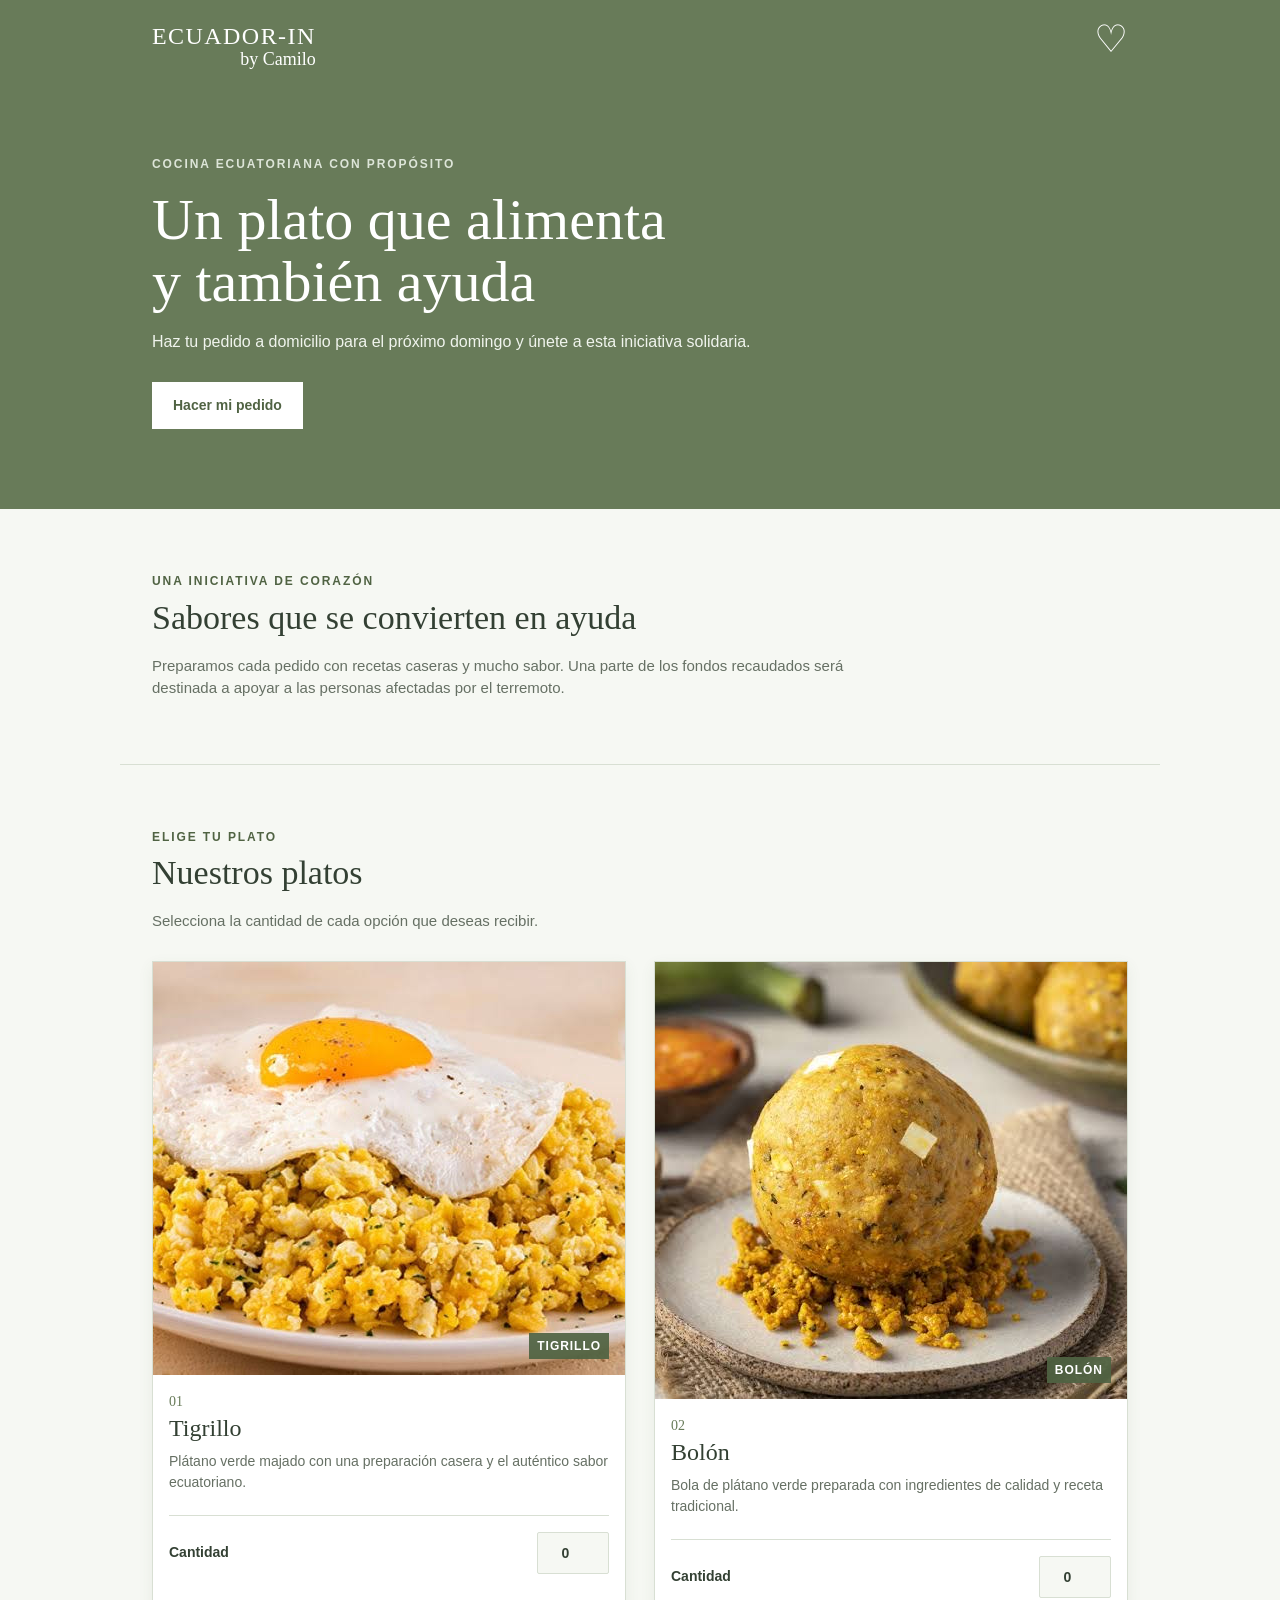
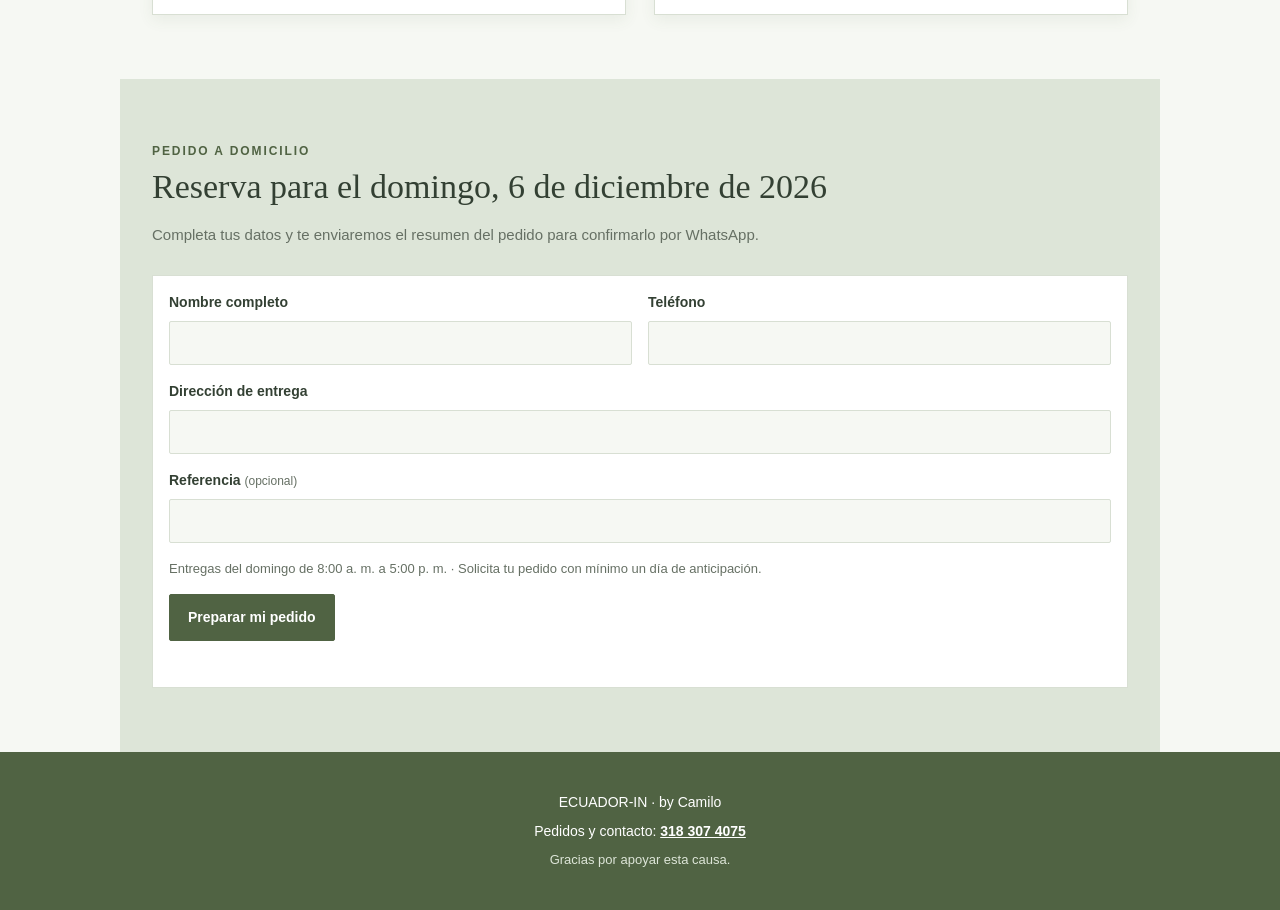
<file: src/main/resources/public/index.html>
<!DOCTYPE html>
<html lang="es">
<head>
    <meta charset="UTF-8">
    <meta name="viewport" content="width=device-width, initial-scale=1.0">
    <meta name="description" content="Pedidos solidarios de tigrillo y bolón para apoyar a las personas afectadas por el terremoto.">
    <title>ECUADOR-IN | Pedidos solidarios</title>
    <link rel="stylesheet" href="styles/styles.css">
    <script src="scripts/app.js" defer></script>
</head>
<body>
<header class="site-header">
    <div class="site-header__bar">
        <a class="brand" href="index.html" aria-label="ECUADOR-IN, inicio">
            <span class="brand__name">ECUADOR-IN</span>
            <span class="brand__signature">by Camilo</span>
        </a>
        <span class="brand__heart" aria-hidden="true">♡</span>
    </div>

    <div class="hero">
        <p class="eyebrow">Cocina ecuatoriana con propósito</p>
        <h1>Un plato que alimenta<br>y también ayuda</h1>
        <p class="hero__description">
            Haz tu pedido a domicilio para el próximo domingo y únete a esta iniciativa solidaria.
        </p>
        <a class="hero__link" href="#pedido">Hacer mi pedido</a>
    </div>
</header>

<main>
    <section class="campaign" aria-labelledby="campaign-title">
        <p class="section-kicker">Una iniciativa de corazón</p>
        <h2 id="campaign-title">Sabores que se convierten en ayuda</h2>
        <p>
            Preparamos cada pedido con recetas caseras y mucho sabor. Una parte de los fondos recaudados será destinada a apoyar a las personas afectadas por el terremoto.
        </p>
    </section>

    <section class="menu-section" aria-labelledby="menu-title">
        <div class="section-heading">
            <p class="section-kicker">Elige tu plato</p>
            <h2 id="menu-title">Nuestros platos</h2>
            <p>Selecciona la cantidad de cada opción que deseas recibir.</p>
        </div>

        <div class="food-grid">
            <article class="food-card">
                <figure class="food-card__figure">
                    <img
                            class="food-card__image"
                            src="images/tigrillo.png"
                            alt="Tigrillo ecuatoriano servido con huevo frito"
                            width="710"
                            height="413"
                    >
                    <figcaption class="food-card__caption">Tigrillo</figcaption>
                </figure>
                <div class="food-card__content">
                    <p class="food-card__number">01</p>
                    <h3>Tigrillo</h3>
                    <p class="food-card__description">
                        Plátano verde majado con una preparación casera y el auténtico sabor ecuatoriano.
                    </p>
                    <label class="quantity-control" for="tigrillo-quantity">
                        <span>Cantidad</span>
                        <input id="tigrillo-quantity" name="tigrilloQuantity" type="number" min="0" max="20" value="0" inputmode="numeric" form="order-form">
                    </label>
                </div>
            </article>

            <article class="food-card">
                <figure class="food-card__figure">
                    <img
                            class="food-card__image"
                            src="images/bolon.png"
                            alt="Bolón de verde ecuatoriano servido sobre un plato"
                            width="702"
                            height="437"
                    >
                    <figcaption class="food-card__caption">Bolón</figcaption>
                </figure>
                <div class="food-card__content">
                    <p class="food-card__number">02</p>
                    <h3>Bolón</h3>
                    <p class="food-card__description">
                        Bola de plátano verde preparada con ingredientes de calidad y receta tradicional.
                    </p>
                    <label class="quantity-control" for="bolon-quantity">
                        <span>Cantidad</span>
                        <input id="bolon-quantity" name="bolonQuantity" type="number" min="0" max="20" value="0" inputmode="numeric" form="order-form">
                    </label>
                </div>
            </article>
        </div>
    </section>

    <section class="order-section" id="pedido" aria-labelledby="order-title">
        <div class="order-section__intro">
            <p class="section-kicker">Pedido a domicilio</p>
            <h2 id="order-title">Reserva para el <span id="delivery-date">próximo domingo</span></h2>
            <p>
                Completa tus datos y te enviaremos el resumen del pedido para confirmarlo por WhatsApp.
            </p>
        </div>

        <form class="order-form" id="order-form">
            <div class="form-grid">
                <label class="form-field" for="customer-name">
                    <span>Nombre completo</span>
                    <input id="customer-name" name="customerName" type="text" autocomplete="name" required>
                </label>

                <label class="form-field" for="customer-phone">
                    <span>Teléfono</span>
                    <input id="customer-phone" name="customerPhone" type="tel" autocomplete="tel" required>
                </label>

                <label class="form-field form-field--full" for="delivery-address">
                    <span>Dirección de entrega</span>
                    <input id="delivery-address" name="deliveryAddress" type="text" autocomplete="street-address" required>
                </label>

                <label class="form-field form-field--full" for="delivery-reference">
                    <span>Referencia <small>(opcional)</small></span>
                    <input id="delivery-reference" name="deliveryReference" type="text" autocomplete="off">
                </label>
            </div>

            <p class="delivery-note">
                Entregas del domingo de 8:00 a. m. a 5:00 p. m. · Solicita tu pedido con mínimo un día de anticipación.
            </p>

            <button class="submit-button" type="submit">Preparar mi pedido</button>
            <p class="form-status" id="form-status" role="status" aria-live="polite"></p>
        </form>

        <div class="order-result" id="order-result" hidden>
            <p class="section-kicker">Tu pedido está listo</p>
            <h3>Revisa el resumen y confírmalo</h3>
            <p id="order-summary"></p>
            <a class="whatsapp-link" id="whatsapp-link" href="#" target="_blank" rel="noopener">
                Confirmar por WhatsApp
            </a>
        </div>
    </section>
</main>

<footer class="site-footer">
    <p>ECUADOR-IN <span aria-hidden="true">·</span> by Camilo</p>
    <p>Pedidos y contacto: <a href="tel:+573183074075">318 307 4075</a></p>
    <p class="site-footer__cause">Gracias por apoyar esta causa.</p>
</footer>
</body>
</html>
</file>
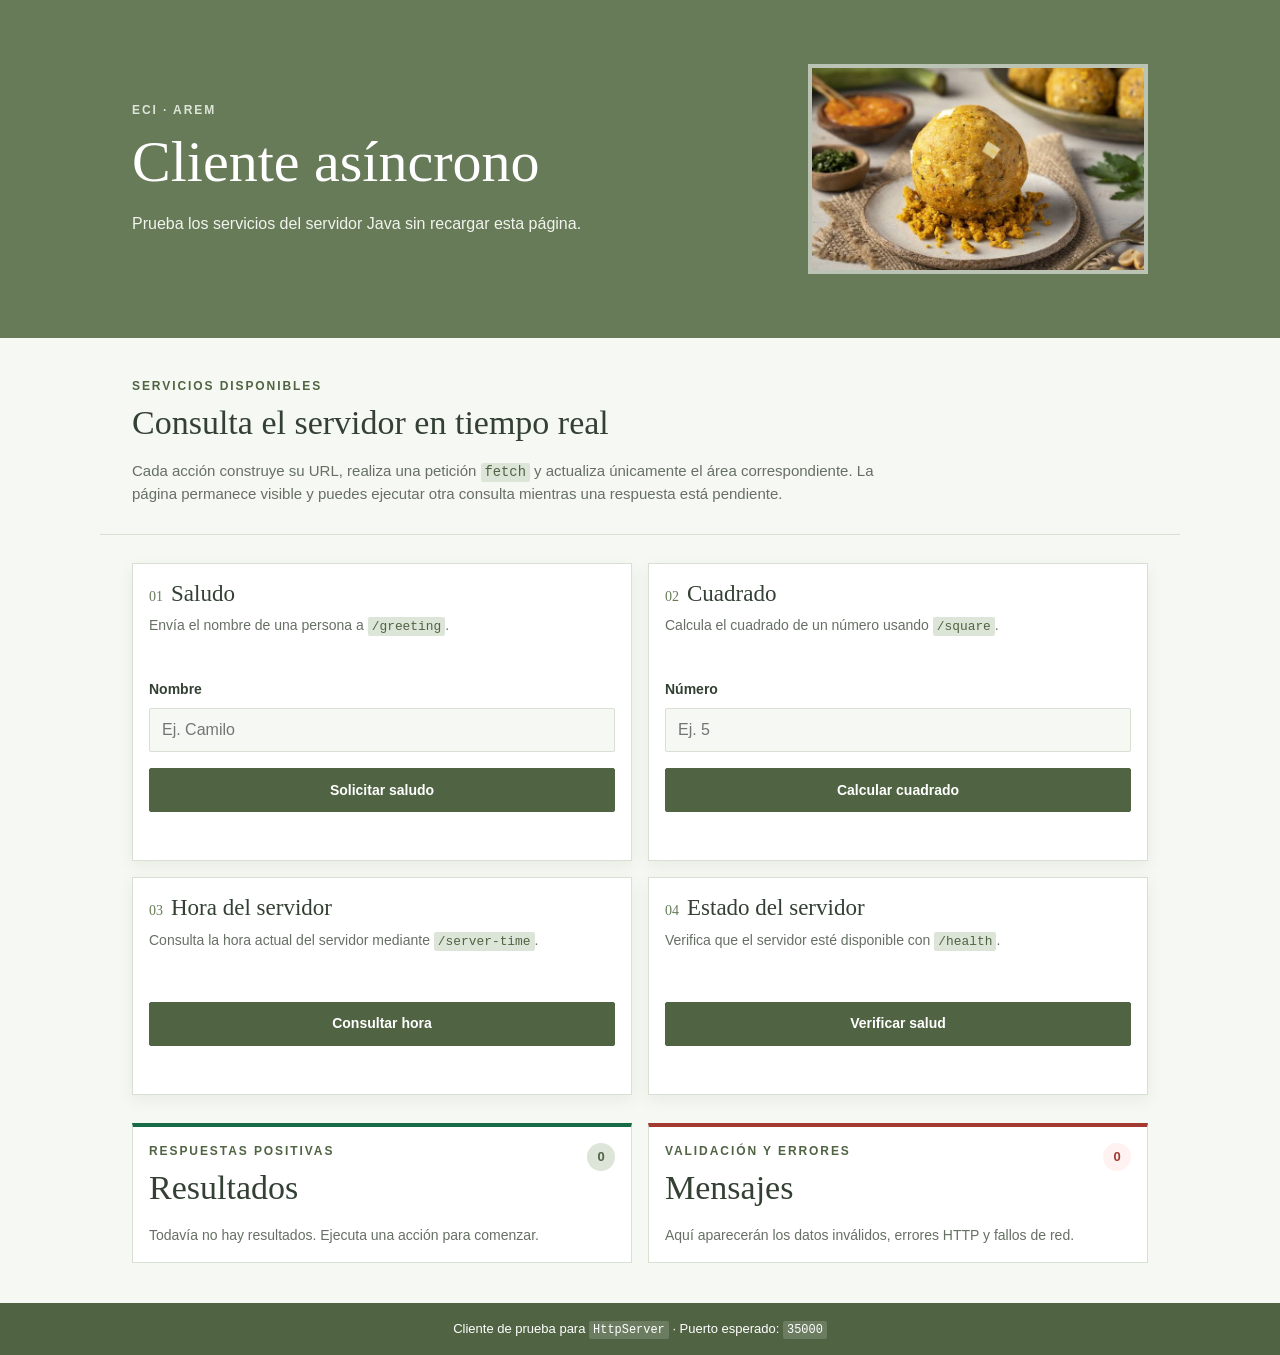
<file: src/main/resources/public/async-client.html>
<!DOCTYPE html>
<html lang="es">
<head>
    <meta charset="UTF-8">
    <meta name="viewport" content="width=device-width, initial-scale=1.0">
    <meta name="description" content="Cliente asíncrono para probar los servicios del servidor HTTP Java.">
    <title>Cliente asíncrono | HTTP Server</title>
    <link rel="stylesheet" href="styles/async-client.css">
    <script src="scripts/async-client.js" defer></script>
</head>
<body>
<header class="async-header">
    <div class="async-header__content">
        <div>
            <p class="async-eyebrow">ECI · AREM</p>
            <h1>Cliente asíncrono</h1>
            <p class="async-header__description">
                Prueba los servicios del servidor Java sin recargar esta página.
            </p>
        </div>
        <img
                class="async-header__image"
                src="images/bolon.png"
                alt="Bolón ecuatoriano servido en un plato"
                width="702"
                height="437"
        >
    </div>
</header>

<main class="async-main">
    <section class="async-intro" aria-labelledby="intro-title">
        <p class="async-section-kicker">Servicios disponibles</p>
        <h2 id="intro-title">Consulta el servidor en tiempo real</h2>
        <p>
            Cada acción construye su URL, realiza una petición <code>fetch</code> y actualiza únicamente el área correspondiente.
            La página permanece visible y puedes ejecutar otra consulta mientras una respuesta está pendiente.
        </p>
    </section>

    <section class="service-grid" aria-label="Acciones disponibles">
        <article class="service-card" data-service-card="greeting">
            <div class="service-card__heading">
                <span class="service-card__number">01</span>
                <h3>Saludo</h3>
            </div>
            <p class="service-card__description">
                Envía el nombre de una persona a <code>/greeting</code>.
            </p>
            <form class="service-form" data-service-form="greeting">
                <label for="greeting-name">Nombre</label>
                <input
                        id="greeting-name"
                        name="name"
                        type="text"
                        autocomplete="name"
                        placeholder="Ej. Camilo"
                        required
                >
                <button class="service-button" type="submit">
                    Solicitar saludo
                </button>
            </form>
            <p class="service-status" data-service-status aria-live="polite"></p>
        </article>

        <article class="service-card" data-service-card="square">
            <div class="service-card__heading">
                <span class="service-card__number">02</span>
                <h3>Cuadrado</h3>
            </div>
            <p class="service-card__description">
                Calcula el cuadrado de un número usando <code>/square</code>.
            </p>
            <form class="service-form" data-service-form="square">
                <label for="square-value">Número</label>
                <input
                        id="square-value"
                        name="value"
                        type="number"
                        step="any"
                        placeholder="Ej. 5"
                        required
                >
                <button class="service-button" type="submit">
                    Calcular cuadrado
                </button>
            </form>
            <p class="service-status" data-service-status aria-live="polite"></p>
        </article>

        <article class="service-card" data-service-card="server-time">
            <div class="service-card__heading">
                <span class="service-card__number">03</span>
                <h3>Hora del servidor</h3>
            </div>
            <p class="service-card__description">
                Consulta la hora actual del servidor mediante <code>/server-time</code>.
            </p>
            <form class="service-form" data-service-form="server-time">
                <button class="service-button" type="submit">
                    Consultar hora
                </button>
            </form>
            <p class="service-status" data-service-status aria-live="polite"></p>
        </article>

        <article class="service-card" data-service-card="health">
            <div class="service-card__heading">
                <span class="service-card__number">04</span>
                <h3>Estado del servidor</h3>
            </div>
            <p class="service-card__description">
                Verifica que el servidor esté disponible con <code>/health</code>.
            </p>
            <form class="service-form" data-service-form="health">
                <button class="service-button" type="submit">
                    Verificar salud
                </button>
            </form>
            <p class="service-status" data-service-status aria-live="polite"></p>
        </article>
    </section>

    <section class="feedback-layout" aria-label="Resultados y errores">
        <section class="feedback-panel feedback-panel--success" aria-labelledby="results-title">
            <div class="feedback-panel__heading">
                <div>
                    <p class="async-section-kicker">Respuestas positivas</p>
                    <h2 id="results-title">Resultados</h2>
                </div>
                <span class="feedback-panel__badge" id="result-count">0</span>
            </div>
            <div class="feedback-list" id="results-list" aria-live="polite" aria-label="Resultados exitosos">
                <p class="feedback-empty" id="results-empty">Todavía no hay resultados. Ejecuta una acción para comenzar.</p>
            </div>
        </section>

        <section class="feedback-panel feedback-panel--error" aria-labelledby="errors-title">
            <div class="feedback-panel__heading">
                <div>
                    <p class="async-section-kicker">Validación y errores</p>
                    <h2 id="errors-title">Mensajes</h2>
                </div>
                <span class="feedback-panel__badge" id="error-count">0</span>
            </div>
            <div class="feedback-list" id="errors-list" aria-live="assertive" aria-label="Errores y avisos">
                <p class="feedback-empty" id="errors-empty">Aquí aparecerán los datos inválidos, errores HTTP y fallos de red.</p>
            </div>
        </section>
    </section>
</main>

<footer class="async-footer">
    <p>Cliente de prueba para <code>HttpServer</code> · Puerto esperado: <code>35000</code></p>
</footer>
</body>
</html>
</file>
<file: src/main/resources/public/styles/styles.css>
/* ============================================
   MOBILE-FIRST CSS ARCHITECTURE
   ECUADOR-IN | Pedidos solidarios
   ============================================ */

/* ============================================
   1. RESET & BASE STYLES
   ============================================ */

*, *::before, *::after {
    box-sizing: border-box;
    margin: 0;
    padding: 0;
}

/* ============================================
   2. CSS VARIABLES (DESIGN SYSTEM)
   ============================================ */

:root {
    --color-olive:       #687B59;
    --color-olive-dark:  #506343;
    --color-olive-light: #DDE5D8;
    --color-cream:       #F6F8F3;
    --color-white:       #FFFFFF;
    --color-ink:         #334033;
    --color-muted:       #667064;
    --color-border:      #D8DFD3;
    --color-focus:       #2F5132;
    --color-error:       #A33A32;

    --global-padding:    20px;
    --internal-padding: 16px;
    --mini-padding:      8px;

    --global-spacing:    40px;
    --medium-spacing:    28px;
    --internal-spacing:  16px;
    --mini-spacing:      8px;

    --global-radius:     4px;
    --mini-radius:       2px;
}

/* ============================================
   3. HTML & BODY
   ============================================ */

html {
    min-width: 320px;
    scroll-behavior: smooth;
}

body {
    min-height: 100vh;
    background-color: var(--color-cream);
    color: var(--color-ink);
    font-family: Arial, Helvetica, sans-serif;
    line-height: 1.5;
    -webkit-font-smoothing: antialiased;
    -moz-osx-font-smoothing: grayscale;
}

/* ============================================
   4. GLOBAL ELEMENTS
   ============================================ */

img,
picture,
video,
canvas,
svg {
    display: block;
    max-width: 100%;
}

button,
input {
    font: inherit;
}

p,
h1,
h2,
h3 {
    overflow-wrap: break-word;
}

h1,
h2,
h3 {
    color: var(--color-ink);
    line-height: 1.2;
}

a {
    color: inherit;
}

button {
    cursor: pointer;
}

/* ============================================
   5. HEADER & BRAND
   ============================================ */

.site-header {
    background-color: var(--color-olive);
    color: var(--color-white);
}

.site-header__bar,
.hero {
    width: 100%;
    max-width: 1040px;
    margin: 0 auto;
    padding-right: var(--global-padding);
    padding-left: var(--global-padding);
}

.site-header__bar {
    display: flex;
    align-items: flex-start;
    justify-content: space-between;
    padding-top: var(--internal-padding);
    padding-bottom: var(--internal-padding);
}

.brand {
    display: inline-flex;
    flex-direction: column;
    color: var(--color-white);
    text-decoration: none;
}

.brand__name {
    font-family: Georgia, 'Times New Roman', serif;
    font-size: 24px;
    letter-spacing: 0.06em;
    line-height: 1;
}

.brand__signature {
    align-self: flex-end;
    margin-top: 2px;
    font-family: 'Brush Script MT', 'Segoe Script', cursive;
    font-size: 18px;
    line-height: 1;
}

.brand__heart {
    color: var(--color-white);
    font-family: Georgia, 'Times New Roman', serif;
    font-size: 38px;
    font-weight: 300;
    line-height: 0.8;
}

.hero {
    padding-top: var(--global-spacing);
    padding-bottom: 48px;
}

.eyebrow,
.section-kicker {
    color: var(--color-olive-dark);
    font-size: 12px;
    font-weight: 700;
    letter-spacing: 0.16em;
    line-height: 1.4;
    text-transform: uppercase;
}

.hero .eyebrow {
    color: var(--color-olive-light);
}

.hero h1 {
    max-width: 680px;
    margin-top: var(--internal-spacing);
    color: var(--color-white);
    font-family: Georgia, 'Times New Roman', serif;
    font-size: 36px;
    font-weight: 400;
    line-height: 1.08;
}

.hero__description {
    max-width: 620px;
    margin-top: var(--internal-spacing);
    color: #F0F4ED;
    font-size: 16px;
}

.hero__link {
    display: inline-block;
    margin-top: var(--medium-spacing);
    padding: 12px 20px;
    border: 1px solid var(--color-white);
    background-color: var(--color-white);
    color: var(--color-olive-dark);
    font-size: 14px;
    font-weight: 700;
    text-decoration: none;
    transition: background-color 0.2s ease, color 0.2s ease;
}

.hero__link:focus-visible,
.whatsapp-link:focus-visible,
.site-footer a:focus-visible {
    outline: 3px solid #C9E4B9;
    outline-offset: 3px;
}

/* ============================================
   6. MAIN CONTENT
   ============================================
   Mobile-first: one column by default.
   ============================================ */

main {
    overflow: hidden;
}

.campaign,
.menu-section,
.order-section {
    width: 100%;
    max-width: 1040px;
    margin: 0 auto;
    padding: var(--global-spacing) var(--global-padding);
}

.campaign {
    border-bottom: 1px solid var(--color-border);
}

.campaign h2,
.section-heading h2,
.order-section h2 {
    margin-top: var(--mini-spacing);
    font-family: Georgia, 'Times New Roman', serif;
    font-size: 28px;
    font-weight: 400;
}

.campaign p:last-child,
.section-heading > p:last-child,
.order-section__intro > p:last-child {
    max-width: 720px;
    margin-top: var(--internal-spacing);
    color: var(--color-muted);
    font-size: 15px;
}

/* ============================================
   7. FOOD MENU
   ============================================ */

.menu-section {
    padding-bottom: var(--medium-spacing);
}

.food-grid {
    display: grid;
    grid-template-columns: 1fr;
    gap: var(--medium-spacing);
    margin-top: var(--medium-spacing);
}

.food-card {
    overflow: hidden;
    border: 1px solid var(--color-border);
    background-color: var(--color-white);
    box-shadow: 0 5px 14px rgba(80, 99, 67, 0.08);
}

.food-card__figure {
    position: relative;
    background-color: var(--color-olive-light);
}

.food-card__image {
    width: 100%;
    aspect-ratio: 16 / 10;
    object-fit: cover;
}

.food-card__caption {
    position: absolute;
    right: var(--internal-padding);
    bottom: var(--internal-padding);
    padding: 4px var(--mini-padding);
    background-color: rgba(80, 99, 67, 0.92);
    color: var(--color-white);
    font-size: 12px;
    font-weight: 700;
    letter-spacing: 0.08em;
    text-transform: uppercase;
}

.food-card__content {
    padding: var(--internal-padding);
}

.food-card__number {
    color: var(--color-olive);
    font-family: Georgia, 'Times New Roman', serif;
    font-size: 14px;
}

.food-card h3 {
    margin-top: 2px;
    font-family: Georgia, 'Times New Roman', serif;
    font-size: 24px;
    font-weight: 400;
}

.food-card__description {
    min-height: 48px;
    margin-top: var(--mini-spacing);
    color: var(--color-muted);
    font-size: 14px;
}

.quantity-control {
    display: flex;
    align-items: center;
    justify-content: space-between;
    gap: var(--internal-spacing);
    margin-top: var(--internal-spacing);
    padding-top: var(--internal-spacing);
    border-top: 1px solid var(--color-border);
    color: var(--color-ink);
    font-size: 14px;
    font-weight: 700;
}

.quantity-control input {
    width: 72px;
    height: 42px;
    padding: 0 var(--mini-padding);
    border: 1px solid var(--color-border);
    border-radius: var(--mini-radius);
    background-color: var(--color-cream);
    color: var(--color-ink);
    text-align: center;
}

.quantity-control input:focus,
.form-field input:focus {
    outline: 2px solid var(--color-focus);
    outline-offset: 1px;
    border-color: var(--color-focus);
}

/* ============================================
   8. ORDER FORM
   ============================================ */

.order-section {
    background-color: var(--color-olive-light);
}

.order-section__intro h2 {
    max-width: 740px;
}

.order-form {
    margin-top: var(--medium-spacing);
    padding: var(--internal-padding);
    background-color: var(--color-white);
    border: 1px solid var(--color-border);
}

.form-grid {
    display: grid;
    grid-template-columns: 1fr;
    gap: var(--internal-spacing);
}

.form-field {
    display: flex;
    flex-direction: column;
    gap: var(--mini-spacing);
    color: var(--color-ink);
    font-size: 14px;
    font-weight: 700;
}

.form-field small {
    color: var(--color-muted);
    font-size: 12px;
    font-weight: 400;
}

.form-field input {
    width: 100%;
    min-height: 44px;
    padding: var(--mini-padding) 12px;
    border: 1px solid var(--color-border);
    border-radius: var(--mini-radius);
    background-color: var(--color-cream);
    color: var(--color-ink);
}

.delivery-note {
    margin-top: var(--internal-spacing);
    color: var(--color-muted);
    font-size: 13px;
}

.submit-button,
.whatsapp-link {
    display: inline-block;
    margin-top: var(--internal-spacing);
    padding: 12px 18px;
    border: 1px solid var(--color-olive-dark);
    border-radius: var(--mini-radius);
    background-color: var(--color-olive-dark);
    color: var(--color-white);
    font-size: 14px;
    font-weight: 700;
    text-decoration: none;
    transition: background-color 0.2s ease, border-color 0.2s ease;
}

.submit-button {
    width: 100%;
}

.form-status {
    min-height: 22px;
    margin-top: var(--mini-spacing);
    color: var(--color-error);
    font-size: 13px;
}

.order-result {
    margin-top: var(--medium-spacing);
    padding: var(--internal-padding);
    border-left: 4px solid var(--color-olive-dark);
    background-color: var(--color-white);
}

.order-result h3 {
    margin-top: var(--mini-spacing);
    font-family: Georgia, 'Times New Roman', serif;
    font-size: 22px;
    font-weight: 400;
}

.order-result > p:not(.section-kicker) {
    margin-top: var(--internal-spacing);
    color: var(--color-muted);
    font-size: 14px;
    white-space: pre-line;
}

/* ============================================
   9. FOOTER
   ============================================
 */

.site-footer {
    padding: var(--global-spacing) var(--global-padding);
    background-color: var(--color-olive-dark);
    color: var(--color-white);
    text-align: center;
}

.site-footer p {
    font-size: 14px;
}

.site-footer p + p {
    margin-top: var(--mini-spacing);
}

.site-footer a {
    font-weight: 700;
}

.site-footer__cause {
    color: var(--color-olive-light);
    font-size: 13px !important;
}

/* ============================================
   10. RESPONSIVE ENHANCEMENTS
   ============================================
 */

@media (hover: hover) and (pointer: fine) {
    .hero__link:hover {
        background-color: transparent;
        color: var(--color-white);
    }

    .submit-button:hover,
    .whatsapp-link:hover {
        border-color: var(--color-olive);
        background-color: var(--color-olive);
    }
}

@media (min-width: 640px) {
    :root {
        --global-padding: 32px;
    }

    .hero h1 {
        font-size: 48px;
    }

    .campaign h2,
    .section-heading h2,
    .order-section h2 {
        font-size: 34px;
    }

    .food-grid {
        grid-template-columns: repeat(2, 1fr);
    }

    .food-card__image {
        aspect-ratio: 4 / 3;
    }

    .form-grid {
        grid-template-columns: repeat(2, 1fr);
    }

    .form-field--full {
        grid-column: 1 / -1;
    }

    .submit-button {
        width: auto;
    }
}

@media (min-width: 900px) {
    .site-header__bar {
        padding-top: 24px;
    }

    .hero {
        padding-top: 72px;
        padding-bottom: 80px;
    }

    .hero h1 {
        font-size: 58px;
    }

    .campaign,
    .menu-section,
    .order-section {
        padding-top: 64px;
        padding-bottom: 64px;
    }
}

@media (prefers-reduced-motion: reduce) {
    html {
        scroll-behavior: auto;
    }

    *,
    *::before,
    *::after {
        transition-duration: 0.01ms !important;
    }
}
</file>
<file: src/main/resources/public/styles/async-client.css>
/* ============================================
   MOBILE-FIRST CSS ARCHITECTURE
   Async HTTP Client
   ============================================ */

/* ============================================
   1. RESET & BASE STYLES
   ============================================ */

*, *::before, *::after {
    box-sizing: border-box;
    margin: 0;
    padding: 0;
}

:root {
    --color-olive: #687B59;
    --color-olive-dark: #506343;
    --color-olive-light: #DDE5D8;
    --color-cream: #F6F8F3;
    --color-white: #FFFFFF;
    --color-ink: #334033;
    --color-muted: #667064;
    --color-border: #D8DFD3;
    --color-focus: #2F5132;
    --color-success: #176B45;
    --color-success-light: #EFF8F1;
    --color-error: #A33A32;
    --color-error-light: #FFF2F0;

    --global-padding: 20px;
    --internal-padding: 16px;
    --mini-padding: 8px;
    --global-spacing: 40px;
    --medium-spacing: 28px;
    --internal-spacing: 16px;
    --mini-spacing: 8px;
    --global-radius: 4px;
    --mini-radius: 2px;
}

html {
    min-width: 320px;
    scroll-behavior: smooth;
}

body {
    min-height: 100vh;
    background-color: var(--color-cream);
    color: var(--color-ink);
    font-family: Arial, Helvetica, sans-serif;
    line-height: 1.5;
    -webkit-font-smoothing: antialiased;
    -moz-osx-font-smoothing: grayscale;
}

img {
    display: block;
    max-width: 100%;
}

button,
input {
    font: inherit;
}

button {
    cursor: pointer;
}

button:disabled {
    cursor: wait;
}

h1,
h2,
h3,
p {
    overflow-wrap: break-word;
}

h1,
h2,
h3 {
    line-height: 1.2;
}

code {
    padding: 2px 4px;
    border-radius: var(--mini-radius);
    background-color: var(--color-olive-light);
    color: var(--color-olive-dark);
    font-family: 'Courier New', Courier, monospace;
    font-size: 0.92em;
}

/* ============================================
   2. HEADER
   ============================================
 */

.async-header {
    background-color: var(--color-olive);
    color: var(--color-white);
}

.async-header__content {
    display: flex;
    flex-direction: column;
    gap: var(--medium-spacing);
    width: 100%;
    max-width: 1080px;
    margin: 0 auto;
    padding: var(--global-spacing) var(--global-padding);
}

.async-eyebrow,
.async-section-kicker {
    color: var(--color-olive-dark);
    font-size: 12px;
    font-weight: 700;
    letter-spacing: 0.16em;
    line-height: 1.4;
    text-transform: uppercase;
}

.async-eyebrow {
    color: var(--color-olive-light);
}

.async-header h1 {
    margin-top: var(--mini-spacing);
    color: var(--color-white);
    font-family: Georgia, 'Times New Roman', serif;
    font-size: 38px;
    font-weight: 400;
}

.async-header__description {
    max-width: 600px;
    margin-top: var(--internal-spacing);
    color: #F0F4ED;
    font-size: 16px;
}

.async-header__image {
    width: 100%;
    max-width: 360px;
    height: 190px;
    margin: 0 auto;
    border: 4px solid rgba(255, 255, 255, 0.55);
    object-fit: cover;
}

/* ============================================
   3. MAIN LAYOUT
   ============================================
 */

.async-main {
    width: 100%;
    max-width: 1080px;
    margin: 0 auto;
}

.async-intro {
    padding: var(--global-spacing) var(--global-padding) var(--medium-spacing);
    border-bottom: 1px solid var(--color-border);
}

.async-intro h2,
.feedback-panel h2 {
    margin-top: var(--mini-spacing);
    font-family: Georgia, 'Times New Roman', serif;
    font-size: 28px;
    font-weight: 400;
}

.async-intro > p:last-child {
    max-width: 760px;
    margin-top: var(--internal-spacing);
    color: var(--color-muted);
    font-size: 15px;
}

/* ============================================
   4. SERVICE CARDS
   ============================================
 */

.service-grid {
    display: grid;
    grid-template-columns: 1fr;
    gap: var(--internal-spacing);
    padding: var(--medium-spacing) var(--global-padding);
}

.service-card {
    display: flex;
    flex-direction: column;
    min-width: 0;
    padding: var(--internal-padding);
    border: 1px solid var(--color-border);
    background-color: var(--color-white);
    box-shadow: 0 5px 14px rgba(80, 99, 67, 0.08);
}

.service-card[aria-busy='true'] {
    border-color: var(--color-olive);
}

.service-card__heading {
    display: flex;
    align-items: baseline;
    gap: var(--mini-spacing);
}

.service-card__number {
    color: var(--color-olive);
    font-family: Georgia, 'Times New Roman', serif;
    font-size: 14px;
}

.service-card h3 {
    font-family: Georgia, 'Times New Roman', serif;
    font-size: 23px;
    font-weight: 400;
}

.service-card__description {
    min-height: 48px;
    margin-top: var(--mini-spacing);
    color: var(--color-muted);
    font-size: 14px;
}

.service-form {
    display: flex;
    flex-direction: column;
    gap: var(--mini-spacing);
    margin-top: var(--internal-spacing);
}

.service-form label {
    color: var(--color-ink);
    font-size: 14px;
    font-weight: 700;
}

.service-form input {
    width: 100%;
    min-height: 44px;
    padding: var(--mini-padding) 12px;
    border: 1px solid var(--color-border);
    border-radius: var(--mini-radius);
    background-color: var(--color-cream);
    color: var(--color-ink);
}

.service-form input:focus {
    outline: 2px solid var(--color-focus);
    outline-offset: 1px;
    border-color: var(--color-focus);
}

.service-button {
    min-height: 44px;
    margin-top: var(--mini-spacing);
    padding: var(--mini-padding) 12px;
    border: 1px solid var(--color-olive-dark);
    border-radius: var(--mini-radius);
    background-color: var(--color-olive-dark);
    color: var(--color-white);
    font-size: 14px;
    font-weight: 700;
    transition: background-color 0.2s ease, border-color 0.2s ease, opacity 0.2s ease;
}

.service-button:disabled {
    opacity: 0.65;
}

.service-button:focus-visible,
.clear-button:focus-visible {
    outline: 3px solid #C9E4B9;
    outline-offset: 3px;
}

.service-status {
    min-height: 24px;
    margin-top: var(--mini-spacing);
    color: var(--color-muted);
    font-size: 13px;
}

.service-status[data-state='loading'] {
    color: var(--color-olive-dark);
}

.service-status[data-state='success'] {
    color: var(--color-success);
}

.service-status[data-state='error'] {
    color: var(--color-error);
}

/* ============================================
   5. RESULTS AND ERRORS
   ============================================
 */

.feedback-layout {
    display: grid;
    grid-template-columns: 1fr;
    gap: var(--internal-spacing);
    padding: 0 var(--global-padding) var(--global-spacing);
}

.feedback-panel {
    min-width: 0;
    padding: var(--internal-padding);
    border: 1px solid var(--color-border);
    background-color: var(--color-white);
}

.feedback-panel--success {
    border-top: 4px solid var(--color-success);
}

.feedback-panel--error {
    border-top: 4px solid var(--color-error);
}

.feedback-panel__heading {
    display: flex;
    align-items: flex-start;
    justify-content: space-between;
    gap: var(--internal-spacing);
}

.feedback-panel__badge {
    display: inline-flex;
    align-items: center;
    justify-content: center;
    min-width: 28px;
    min-height: 28px;
    padding: 4px 8px;
    border-radius: 50%;
    background-color: var(--color-olive-light);
    color: var(--color-olive-dark);
    font-size: 13px;
    font-weight: 700;
}

.feedback-panel--error .feedback-panel__badge {
    background-color: var(--color-error-light);
    color: var(--color-error);
}

.feedback-list {
    display: flex;
    flex-direction: column;
    gap: var(--mini-spacing);
    margin-top: var(--internal-spacing);
}

.feedback-empty {
    color: var(--color-muted);
    font-size: 14px;
}

.feedback-item {
    padding: var(--internal-padding);
    border-left: 3px solid var(--color-success);
    background-color: var(--color-success-light);
}

.feedback-item--error {
    border-left-color: var(--color-error);
    background-color: var(--color-error-light);
}

.feedback-item__heading {
    display: flex;
    flex-wrap: wrap;
    align-items: baseline;
    justify-content: space-between;
    gap: var(--mini-spacing);
}

.feedback-item h3 {
    font-family: Georgia, 'Times New Roman', serif;
    font-size: 18px;
    font-weight: 400;
}

.feedback-item__time {
    color: var(--color-muted);
    font-size: 12px;
}

.feedback-item__url {
    display: block;
    margin-top: var(--mini-spacing);
    color: var(--color-muted);
    font-family: 'Courier New', Courier, monospace;
    font-size: 12px;
    overflow-wrap: anywhere;
}

.feedback-item__data,
.feedback-item__message {
    margin-top: var(--mini-spacing);
    color: var(--color-ink);
    font-size: 14px;
    white-space: pre-wrap;
    overflow-wrap: anywhere;
}

/* ============================================
   6. FOOTER
   ============================================
 */

.async-footer {
    padding: var(--internal-padding) var(--global-padding);
    background-color: var(--color-olive-dark);
    color: var(--color-white);
    text-align: center;
}

.async-footer p {
    font-size: 13px;
}

.async-footer code {
    background-color: rgba(255, 255, 255, 0.16);
    color: var(--color-white);
}

/* ============================================
   7. RESPONSIVE ENHANCEMENTS
   ============================================
 */

@media (hover: hover) and (pointer: fine) {
    .service-button:hover:not(:disabled) {
        border-color: var(--color-olive);
        background-color: var(--color-olive);
    }
}

@media (min-width: 640px) {
    :root {
        --global-padding: 32px;
    }

    .async-header__content {
        flex-direction: row;
        align-items: center;
        justify-content: space-between;
    }

    .async-header__image {
        width: 280px;
        height: 175px;
        margin: 0;
    }

    .async-header h1 {
        font-size: 48px;
    }

    .async-intro h2,
    .feedback-panel h2 {
        font-size: 34px;
    }

    .service-grid {
        grid-template-columns: repeat(2, 1fr);
    }

    .feedback-layout {
        grid-template-columns: repeat(2, 1fr);
    }
}

@media (min-width: 900px) {
    .async-header__content {
        padding-top: 64px;
        padding-bottom: 64px;
    }

    .async-header h1 {
        font-size: 58px;
    }

    .async-header__image {
        width: 340px;
        height: 210px;
    }
}

@media (prefers-reduced-motion: reduce) {
    html {
        scroll-behavior: auto;
    }

    *,
    *::before,
    *::after {
        transition-duration: 0.01ms !important;
    }
}
</file>
